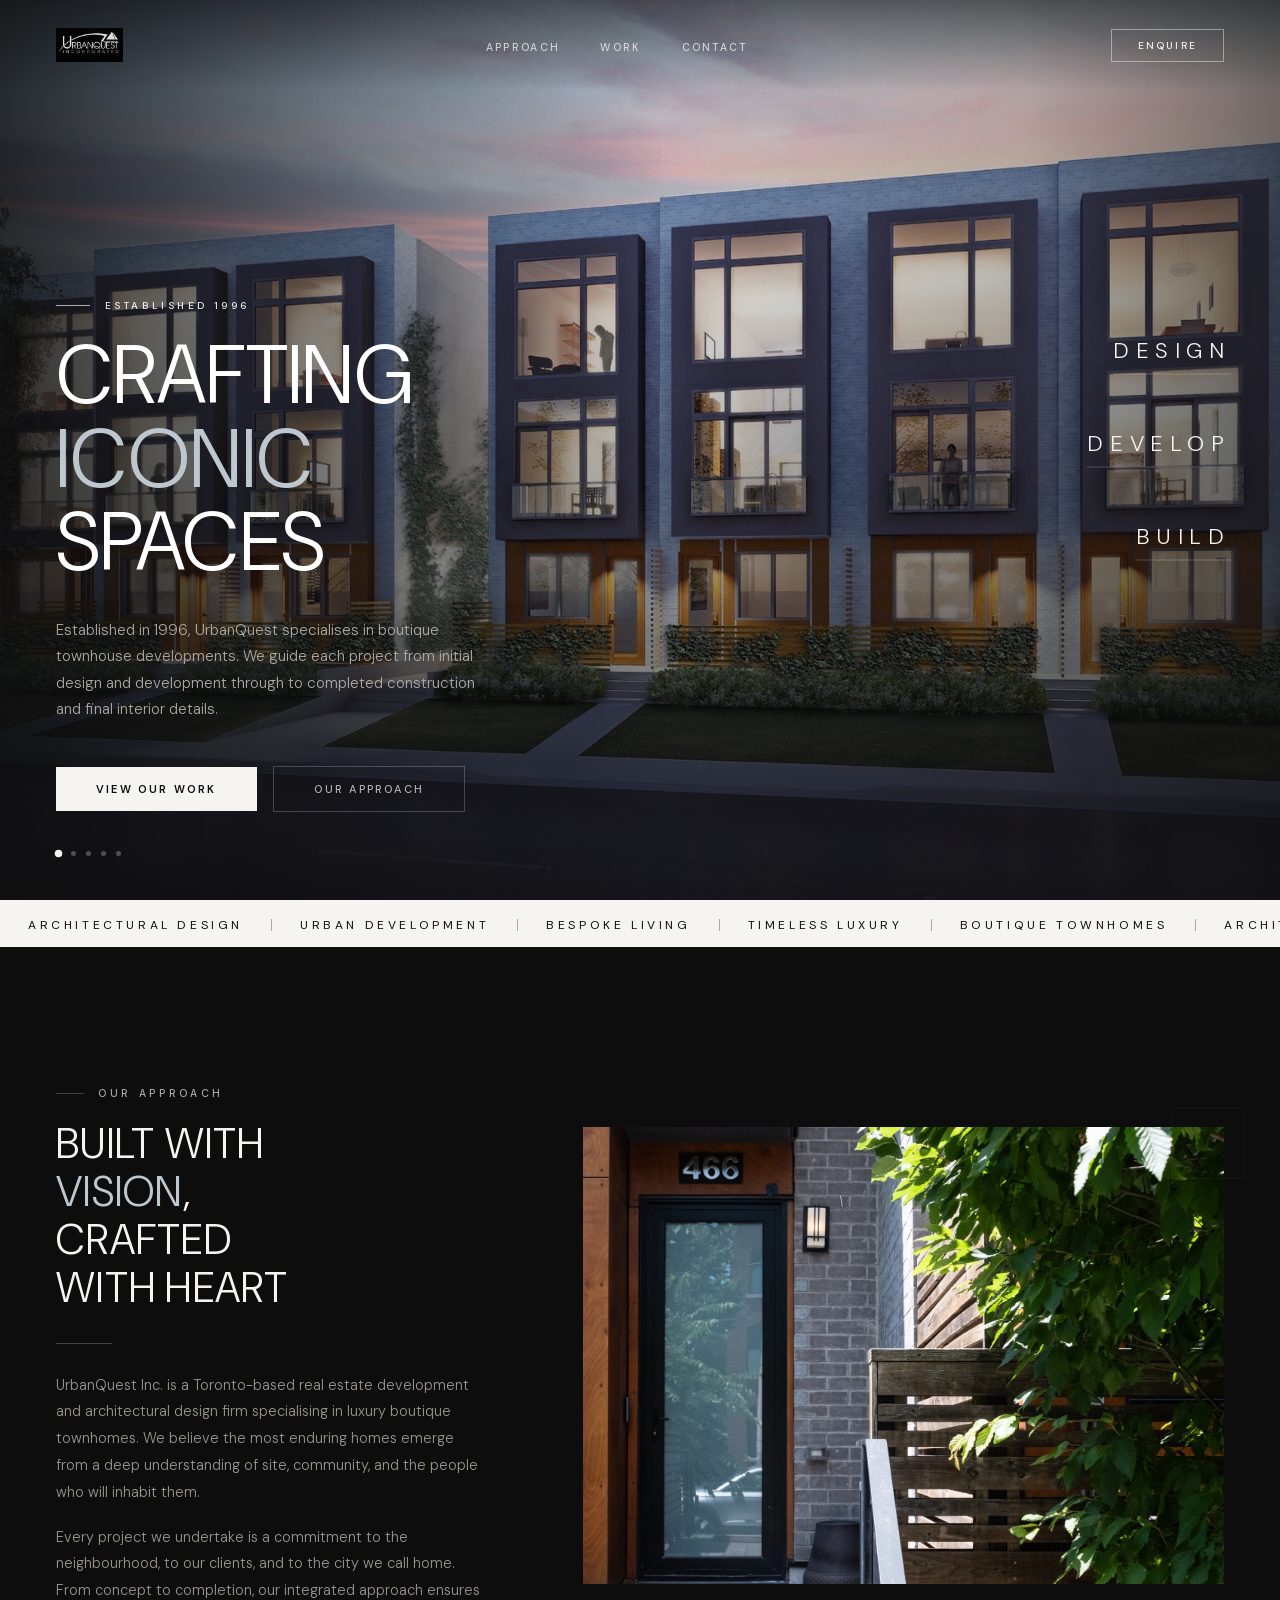
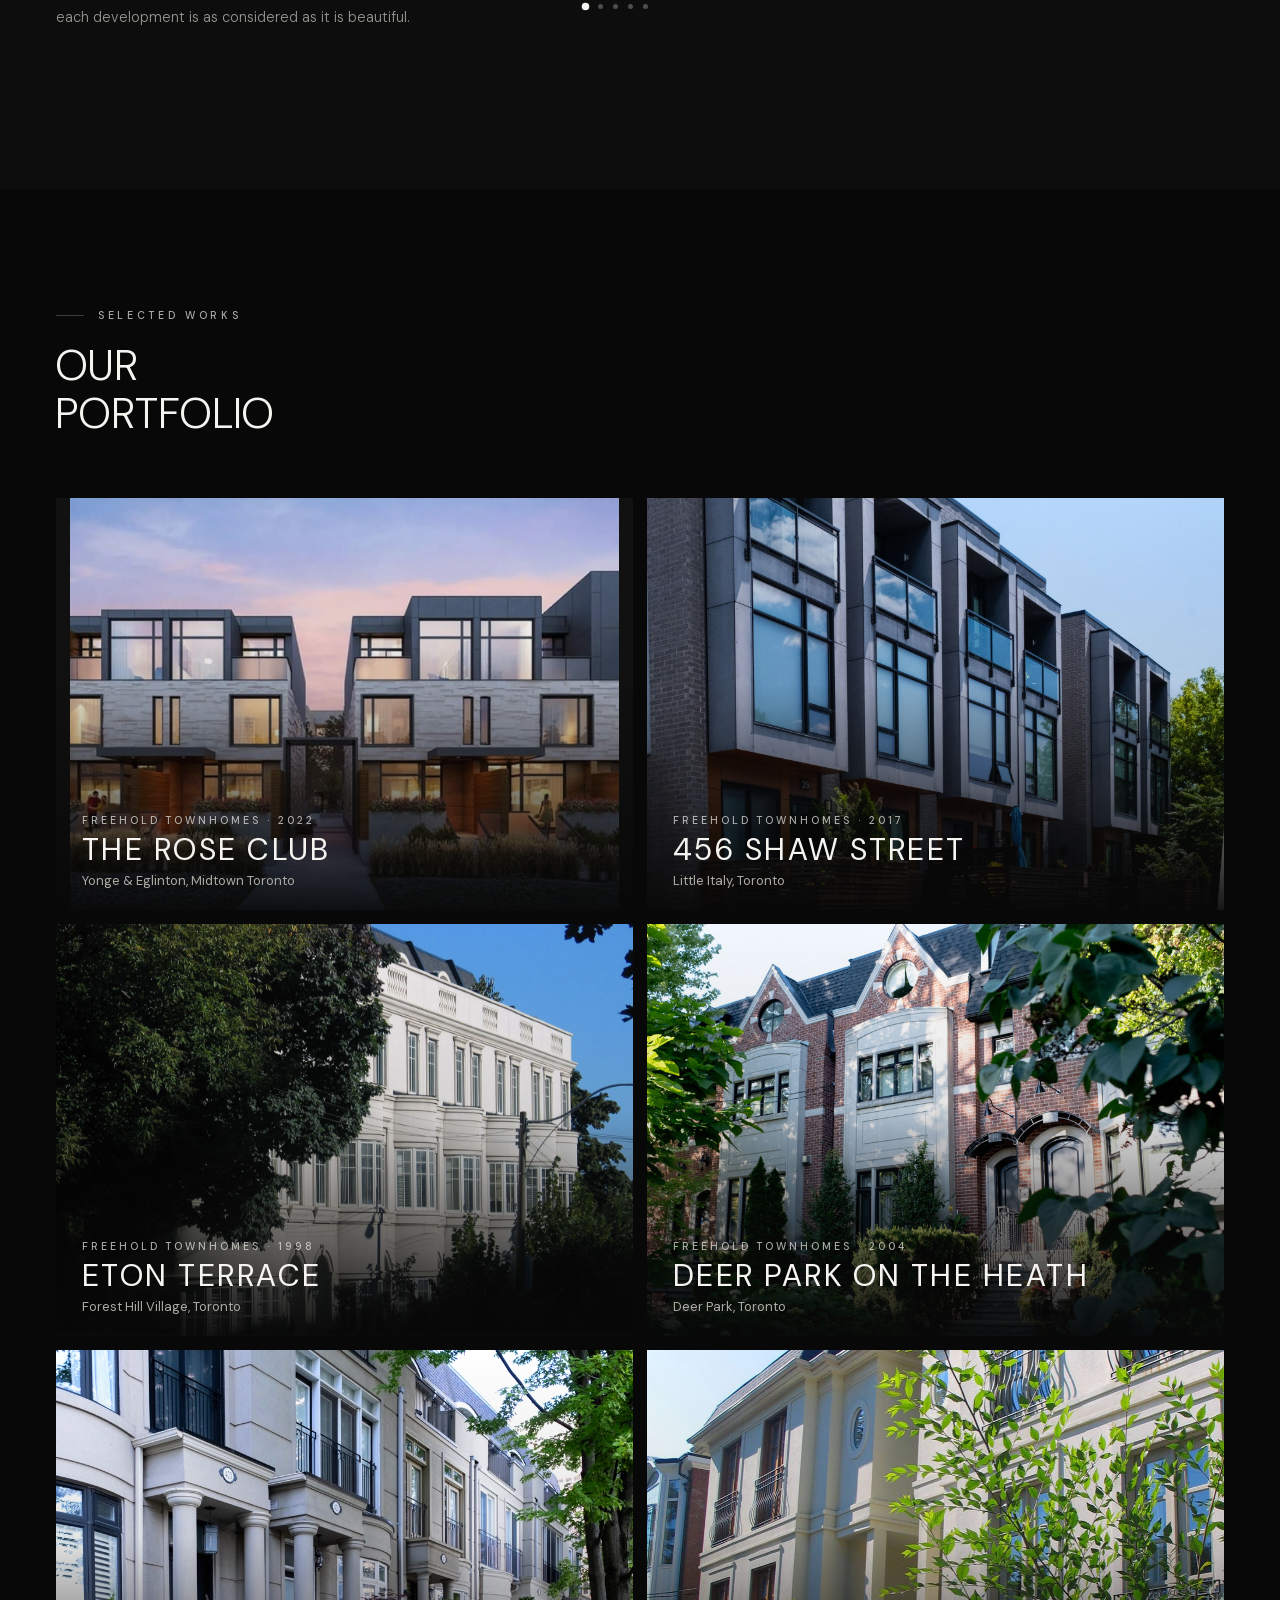
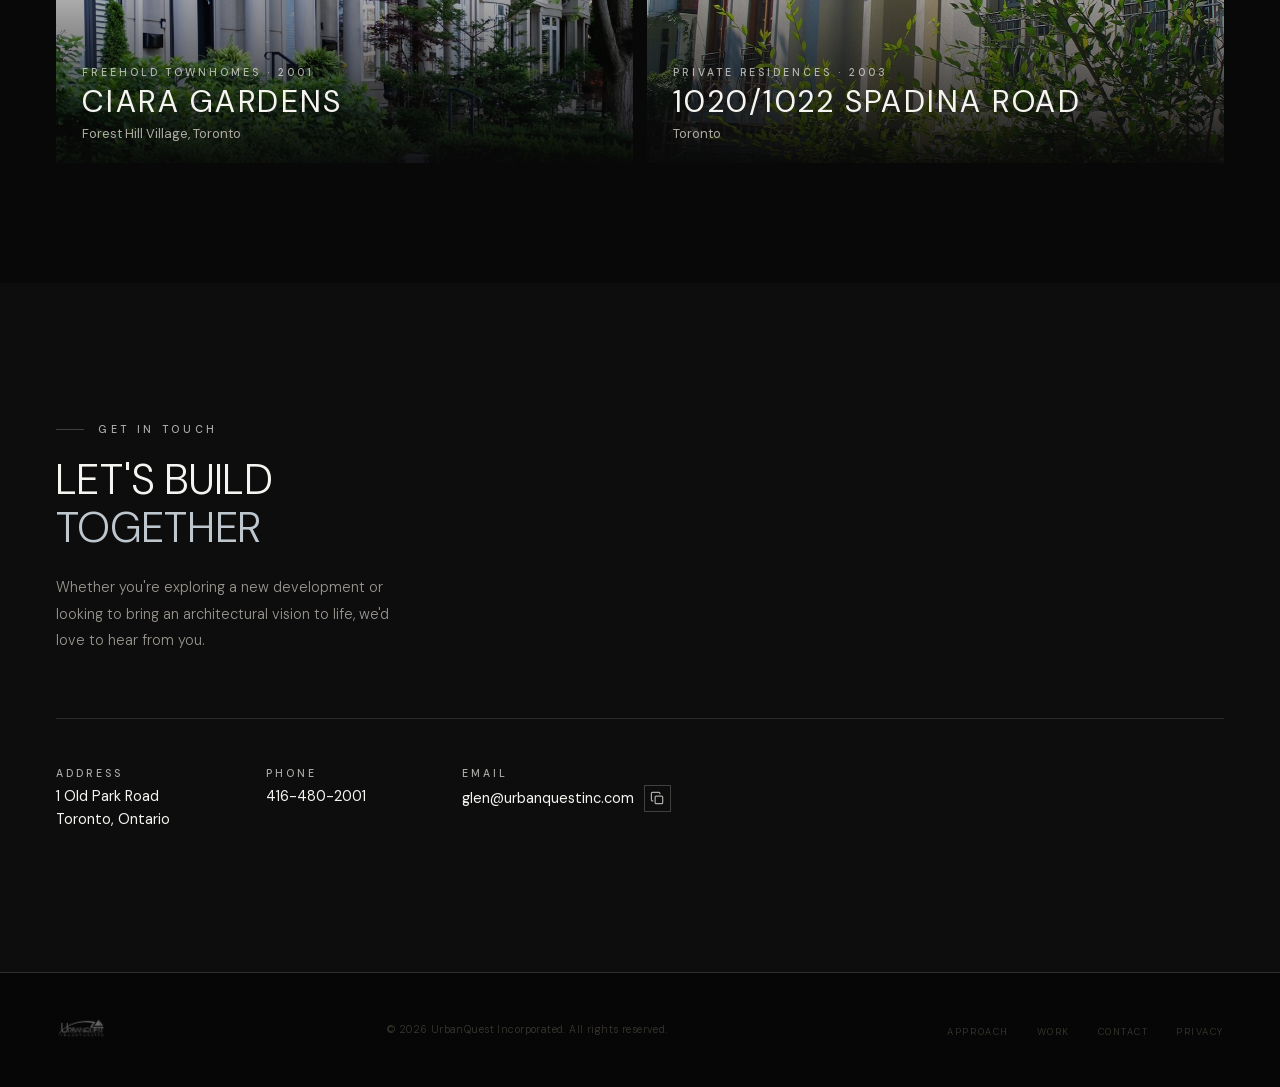
<file: index.html>
<!DOCTYPE html>
<html lang="en">
<head>
  <meta charset="UTF-8">
  <meta name="viewport" content="width=device-width, initial-scale=1.0">
  <meta name="description" content="UrbanQuest Inc. is a Toronto-based real estate development and architectural design firm specialising in luxury boutique townhomes.">
  <meta name="theme-color" content="#0D0D0D">

  <title>UrbanQuest Inc. | Architectural Development, Toronto</title>

  <!-- Square crop of the logo. logo.png is 413×210, which browsers squash to
       fit a square favicon slot; favicon.png is the mark padded to 1:1. -->
  <link rel="icon" href="assets/img/favicon.png">
  <link rel="preload" href="assets/fonts/dm-sans-latin.woff2" as="font" type="font/woff2" crossorigin>
  <!-- The ?v= on this and the two scripts below is a one-time cache flush.
       Browsers that loaded the site before .claude/serve.py started sending
       `no-store` are holding stale copies and will not revalidate them; a
       changed URL is the only way to replace those entries. serve.py keeps
       everything fresh from here on, so these can be dropped once no one is
       running an old cache. Bump the number if it ever happens again. -->
  <link rel="stylesheet" href="styles.css?v=2">
</head>
<body>

  <a href="#main" class="skip-link">Skip to content</a>

  <!-- ── NAV ── -->
  <nav id="mainNav">
    <a href="#hero" class="nav-logo" aria-label="UrbanQuest Inc., home">
      <img src="assets/img/logo.png" alt="UrbanQuest Inc.">
    </a>

    <ul class="nav-links" id="navLinks">
      <li><a href="#about">Approach</a></li>
      <li><a href="#portfolio">Work</a></li>
      <li><a href="#contact">Contact</a></li>
      <li class="nav-links-cta"><a href="#contact">Enquire</a></li>
    </ul>

    <button class="nav-cta" id="navEnquire">Enquire</button>

    <button class="nav-toggle" id="navToggle" aria-label="Open menu" aria-expanded="false" aria-controls="navLinks">
      <span></span><span></span><span></span>
    </button>
  </nav>

  <main id="main">

    <!-- ── HERO ── -->
    <section id="hero">
      <!-- Slides are rendered from HERO_IMAGES in projects.js -->
      <div class="hero-slides" id="heroSlides"></div>
      <div class="hero-overlay"></div>

      <div class="hero-content">
        <div class="hero-established">Established 1996</div>
        <h1 class="hero-title">CRAFTING<br><span>ICONIC</span><br>SPACES</h1>
        <p class="hero-subtitle">Established in 1996, UrbanQuest specialises in boutique townhouse developments. We guide each project from initial design and development through to completed construction and final interior details.</p>
        <div class="hero-actions">
          <button class="btn-primary" id="heroWorkBtn">View our work</button>
          <a href="#about" class="btn-ghost">Our approach</a>
        </div>
      </div>

      <!-- Replaces the old three-figure KPI block. Those numbers were never
           verified; this states what the firm does instead of claiming scale. -->
      <div class="hero-discipline" id="heroDiscipline">
        <span>Design</span><span>Develop</span><span>Build</span>
      </div>

      <!-- Dots are rendered alongside the slides, from HERO_IMAGES -->
      <div class="hero-dots" id="heroDots" role="tablist" aria-label="Hero images"></div>

    </section>

    <!-- ── MARQUEE ── -->
    <div class="marquee-strip" aria-hidden="true">
      <div class="marquee-inner" id="marqueeInner"></div>
    </div>

    <!-- ── ABOUT ── -->
    <div class="about-outer">
      <section id="about">
        <div class="about-left">
          <div class="section-label reveal">Our approach</div>
          <h2 class="about-heading reveal d1">BUILT WITH<br><em>VISION</em>,<br>CRAFTED<br>WITH HEART</h2>
          <div class="about-divider reveal d2"></div>
          <p class="about-body reveal d2">UrbanQuest Inc. is a Toronto-based real estate development and architectural design firm specialising in luxury boutique townhomes. We believe the most enduring homes emerge from a deep understanding of site, community, and the people who will inhabit them.</p>
          <p class="about-body reveal d3">Every project we undertake is a commitment to the neighbourhood, to our clients, and to the city we call home. From concept to completion, our integrated approach ensures each development is as considered as it is beautiful.</p>
        </div>
        <div class="about-right reveal-right">
          <!-- Slides come from APPROACH_IMAGES in projects.js, which is kept
               disjoint from HERO_IMAGES so the two slideshows never show the
               same frame. -->
          <div class="about-slides" id="aboutSlides"></div>
          <!-- Dots are rendered alongside the slides, from APPROACH_IMAGES -->
          <div class="about-dots" id="aboutDots" role="tablist" aria-label="Approach images"></div>
          <div class="about-geo" aria-hidden="true"></div>
        </div>
      </section>
    </div>

    <!-- ── PORTFOLIO ── -->
    <section id="portfolio">
      <div class="portfolio-header">
        <div>
          <div class="section-label reveal">Selected works</div>
          <h2 class="portfolio-heading reveal d1">OUR<br>PORTFOLIO</h2>
        </div>
      </div>
      <div class="portfolio-grid" id="portfolioGrid"></div>
    </section>

    <!-- ── CONTACT ── -->
    <div class="contact-outer">
      <section id="contact">
        <div class="contact-left">
          <div class="section-label reveal">Get in touch</div>
          <h2 class="contact-heading reveal d1">LET'S BUILD<br><em>TOGETHER</em></h2>
          <div class="contact-intro">
            <p class="contact-body reveal d2">Whether you're exploring a new development or looking to bring an architectural vision to life, we'd love to hear from you.</p>
          </div>
          <div class="contact-details">
            <div class="contact-item reveal d2">
              <span class="contact-item-label">Address</span>
              <span class="contact-item-value">1 Old Park Road<br>Toronto, Ontario</span>
            </div>
            <div class="contact-item reveal d3">
              <span class="contact-item-label">Phone</span>
              <span class="contact-item-value"><a href="tel:+14164802001">416-480-2001</a></span>
            </div>
            <div class="contact-item reveal d3">
              <span class="contact-item-label">Email</span>
              <span class="contact-item-value contact-email">
                <a href="mailto:glen@urbanquestinc.com" id="contactEmail">glen@urbanquestinc.com</a>
                <button type="button" class="copy-btn" id="copyEmailBtn" aria-label="Copy email address">
                  <svg width="15" height="15" viewBox="0 0 16 16" fill="none" stroke="currentColor" stroke-width="1.3" aria-hidden="true">
                    <rect x="5.5" y="5.5" width="8" height="8" rx="1"/>
                    <path d="M10.5 3.5v-1a1 1 0 0 0-1-1h-7a1 1 0 0 0-1 1v7a1 1 0 0 0 1 1h1"/>
                  </svg>
                </button>
                <!-- Filled and shown by app.js, then faded out. role="status"
                     so the confirmation is announced, not just seen. -->
                <span class="copy-toast" id="copyToast" role="status" aria-live="polite"></span>
              </span>
            </div>
          </div>
        </div>

      </section>
    </div>

  </main>

  <!-- ── FOOTER ── -->
  <footer>
    <div class="footer-logo"><img src="assets/img/logo.png" alt="UrbanQuest Inc." loading="lazy"></div>
    <span class="footer-copy">© 2026 UrbanQuest Incorporated. All rights reserved.</span>
    <ul class="footer-links">
      <li><a href="#about">Approach</a></li>
      <li><a href="#portfolio">Work</a></li>
      <li><a href="#contact">Contact</a></li>
      <li><a href="#">Privacy</a></li>
    </ul>
  </footer>

  <!-- ── PROJECT OVERLAY ── -->
  <div class="overlay-backdrop" id="overlay" role="dialog" aria-modal="true" aria-labelledby="overlayTitle" hidden>
    <div class="overlay-inner">
      <div class="overlay-img-pane" id="overlayImgPane">
        <button class="carousel-arrow carousel-prev" id="carouselPrev" aria-label="Previous image">
          <svg width="16" height="16" viewBox="0 0 16 16" fill="none" stroke="currentColor" stroke-width="1.5"><polyline points="10,2 4,8 10,14"/></svg>
        </button>
        <button class="carousel-arrow carousel-next" id="carouselNext" aria-label="Next image">
          <svg width="16" height="16" viewBox="0 0 16 16" fill="none" stroke="currentColor" stroke-width="1.5"><polyline points="6,2 12,8 6,14"/></svg>
        </button>
        <div class="carousel-counter" id="carouselCounter">
          <span id="carouselCurrent">01</span>
          <span class="carousel-counter-divider"></span>
          <span id="carouselTotal">01</span>
        </div>
        <div class="carousel-dots" id="carouselDots"></div>
      </div>

      <div class="overlay-content-pane">
        <div class="overlay-tag" id="overlayTag"></div>
        <h2 class="overlay-title" id="overlayTitle"></h2>
        <div class="overlay-location" id="overlayLocation"></div>
        <p class="overlay-desc" id="overlayDesc"></p>
        <div class="overlay-specs">
          <div><div class="spec-label">Residences</div><div class="spec-value" id="specHomes"></div></div>
          <!-- Status carries no label: the value ("Sold-out") reads as a
               statement on its own, and the label added nothing. -->
          <div><div class="spec-value" id="specStatus"></div></div>
          <div><div class="spec-label">Construction completed</div><div class="spec-value" id="specYear"></div></div>
        </div>
      </div>
    </div>
    <button class="overlay-close" id="overlayClose" aria-label="Close project">✕</button>
  </div>

  <script src="projects.js?v=2"></script>
  <script src="app.js?v=2"></script>
</body>
</html>
</file>
<file: styles.css>
/* ═══════════════════════════════════════════════════════════════════════════
   UrbanQuest Inc. — stylesheet
   Layout is fluid down to 320px. Breakpoints: 1200 / 1024 / 768 / 560.
   ═══════════════════════════════════════════════════════════════════════════ */

/* ── FONTS ── */
/* DM Sans ships as a variable font — one file covers weights 300–600. */
@font-face {
    font-family: 'DM Sans';
    font-style: normal;
    font-weight: 300 600;
    font-display: swap;
    src: url('assets/fonts/dm-sans-latin.woff2') format('woff2');
    unicode-range: U+0000-00FF, U+0131, U+0152-0153, U+02BB-02BC, U+02C6, U+02DA, U+02DC, U+0304, U+0308, U+0329, U+2000-206F, U+20AC, U+2122, U+2191, U+2193, U+2212, U+2215, U+FEFF, U+FFFD;
}
@font-face {
    font-family: 'DM Sans';
    font-style: normal;
    font-weight: 300 600;
    font-display: swap;
    src: url('assets/fonts/dm-sans-latin-ext.woff2') format('woff2');
    unicode-range: U+0100-02BA, U+02BD-02C5, U+02C7-02CC, U+02CE-02D7, U+02DD-02FF, U+0304, U+0308, U+0329, U+1D00-1DBF, U+1E00-1E9F, U+1EF2-1EFF, U+2020, U+20A0-20AB, U+20AD-20C0, U+2113, U+2C60-2C7F, U+A720-A7FF;
}
@font-face {
    font-family: 'DM Sans';
    font-style: italic;
    font-weight: 300 600;
    font-display: swap;
    src: url('assets/fonts/dm-sans-italic-latin.woff2') format('woff2');
    unicode-range: U+0000-00FF, U+0131, U+0152-0153, U+02BB-02BC, U+02C6, U+02DA, U+02DC, U+0304, U+0308, U+0329, U+2000-206F, U+20AC, U+2122, U+2191, U+2193, U+2212, U+2215, U+FEFF, U+FFFD;
}
@font-face {
    font-family: 'DM Sans';
    font-style: italic;
    font-weight: 300 600;
    font-display: swap;
    src: url('assets/fonts/dm-sans-italic-latin-ext.woff2') format('woff2');
    unicode-range: U+0100-02BA, U+02BD-02C5, U+02C7-02CC, U+02CE-02D7, U+02DD-02FF, U+0304, U+0308, U+0329, U+1D00-1DBF, U+1E00-1E9F, U+1EF2-1EFF, U+2020, U+20A0-20AB, U+20AD-20C0, U+2113, U+2C60-2C7F, U+A720-A7FF;
}

/* ── TOKENS ── */
:root {
    --black: #0d0d0d;
    --black-deep: #080808;
    --white: #f5f4f0;

    /* ── The slate accent is reserved for ICONIC ──
       #9ba4ad is a cool blue-grey; --white is a warm off-white. Used broadly,
       the two hues read as a third colour fighting the black-and-white scheme.
       So the slate now appears in exactly one place — the ICONIC line in the
       hero — where it earns its keep as a deliberate accent.

       Everywhere else, tonal steps of --white do the job the slate used to do.
       They carry the same hierarchy without introducing a competing hue.
       Do not reach for --accent when you want "a grey"; reach for these. */
    --accent: #9ba4ad;
    --accent-light: #bec6ce;

    --label: rgba(245, 244, 240, 0.68); /* micro-labels, tags, eyebrows */
    --label-dim: rgba(245, 244, 240, 0.42); /* tertiary text */
    --rule: rgba(245, 244, 240, 0.22); /* hairlines, dividers, borders */
    --rule-soft: rgba(245, 244, 240, 0.12); /* barely-there edges */

    --mid-grey: #4a4a4a;
    --light-grey: #aeaaa4;
    --body-grey: #9a9690;
    --faint: #3a3830;
    --border: rgba(245, 244, 240, 0.16);

    /* Display and body are the same family, separated by weight, size, and
       tracking rather than by typeface. Bebas Neue was condensed and heavy —
       the client read it as brutalist. DM Sans at 300 with open letter-spacing
       keeps the modern, clean register but sits lighter and more architectural.
       It is a variable font (300-600), already self-hosted, so the lighter
       display weight costs no extra request. */
    --font-display: 'DM Sans', 'Helvetica Neue', Helvetica, Arial, sans-serif;
    --font-body: 'DM Sans', -apple-system, BlinkMacSystemFont, sans-serif;

    /* Single knob for horizontal rhythm — every section inherits it. */
    --gutter: 56px;
    --maxw: 1400px;
}

/* ── RESET ── */
*,
*::before,
*::after {
    box-sizing: border-box;
    margin: 0;
    padding: 0;
}

html {
    scroll-behavior: smooth;
    -webkit-text-size-adjust: 100%;
    /* Keeps anchor targets clear of the fixed nav instead of under it. */
    scroll-padding-top: 96px;
}

body {
    background: var(--black);
    color: var(--white);
    font-family: var(--font-body);
    font-weight: 300;
    overflow-x: hidden;
}

img {
    max-width: 100%;
}

::selection {
    background: var(--white);
    color: var(--black);
}

::-webkit-scrollbar {
    width: 3px;
}
::-webkit-scrollbar-track {
    background: var(--black);
}
::-webkit-scrollbar-thumb {
    background: var(--rule);
    border-radius: 2px;
}

:focus-visible {
    outline: 2px solid var(--white);
    outline-offset: 3px;
}

.skip-link {
    position: absolute;
    top: -60px;
    left: 16px;
    z-index: 300;
    background: var(--white);
    color: var(--black);
    padding: 10px 20px;
    font-size: 11px;
    letter-spacing: 0.2em;
    text-transform: uppercase;
    text-decoration: none;
    transition: top 0.2s;
}
.skip-link:focus {
    top: 16px;
}

/* ── NAV ── */
nav {
    position: fixed;
    top: 0;
    left: 0;
    right: 0;
    z-index: 100;
    display: flex;
    align-items: center;
    justify-content: space-between;
    padding: 28px var(--gutter);
    transition: background 0.4s, padding 0.4s, border-color 0.4s;
    border-bottom: 1px solid transparent;
}
/* Every background treatment for the nav lives on this pseudo-element, never on
   <nav> itself. `backdrop-filter` on an element makes it a containing block for
   its position:fixed descendants — putting it on <nav> would trap the mobile
   drawer inside the 80px bar instead of letting it cover the viewport.
   The gradient also keeps the nav legible over bright hero skies before the
   scrolled state takes over. */
nav::before {
    content: '';
    position: absolute;
    inset: 0;
    background: linear-gradient(to bottom, rgba(13, 13, 13, 0.55), transparent);
    pointer-events: none;
    z-index: -1;
    transition: background 0.4s, backdrop-filter 0.4s;
}
nav.scrolled::before {
    background: rgba(13, 13, 13, 0.94);
    backdrop-filter: blur(16px);
}
nav.scrolled {
    padding: 18px var(--gutter);
    border-bottom-color: var(--border);
}

.nav-logo {
    display: block;
    line-height: 0;
    position: relative;
}
/* Hover: the mark grows a touch while a white stroke draws itself around it —
   two L-shaped halves, each running its width first and its height second, so
   they travel in opposite directions and meet at the remaining corners.
   The 0.22s delay on `height` is what sequences it; drop it and the box just
   scales open. */
.nav-logo::before,
.nav-logo::after {
    content: '';
    position: absolute;
    width: 0;
    height: 0;
    pointer-events: none;
    /* At zero size the two 1px borders still paint — they showed as a pair of
       dots at opposite corners of the mark. Held at opacity 0 until hover so
       nothing is visible until the stroke actually draws. */
    opacity: 0;
    transition: width 0.22s ease, height 0.22s ease 0.22s, opacity 0.12s ease 0.1s;
}
.nav-logo::before {
    top: -9px;
    left: -9px;
    border-top: 1px solid var(--white);
    border-left: 1px solid var(--white);
}
.nav-logo::after {
    right: -9px;
    bottom: -9px;
    border-right: 1px solid var(--white);
    border-bottom: 1px solid var(--white);
}
.nav-logo:hover::before,
.nav-logo:hover::after {
    width: calc(100% + 18px);
    height: calc(100% + 18px);
    opacity: 1;
    /* No delay on the way in, so the stroke is visible as it draws. */
    transition: width 0.22s ease, height 0.22s ease 0.22s, opacity 0.1s ease;
}
/* The logo ships as black artwork on an opaque white background (no alpha).
   invert() flips it to white-on-black, then `screen` drops the black to
   transparent — giving a clean knockout mark without re-cutting the asset. */
.nav-logo img {
    height: 34px;
    filter: invert(1);
    mix-blend-mode: screen;
    /* Must stay `center`. The stroke rectangle is drawn from the anchor box,
       which `transform` does not resize — so scaling from `left center` grew
       the mark rightward only and left it sitting off-centre inside the box.
       Scaling about the centre keeps the two concentric. */
    transform-origin: center;
    transition: transform 0.35s cubic-bezier(0.25, 0.46, 0.45, 0.94);
}
.nav-logo:hover img {
    transform: scale(1.07);
}

.nav-links {
    display: flex;
    gap: 40px;
    list-style: none;
}
.nav-links a {
    color: rgba(245, 244, 240, 0.75);
    text-decoration: none;
    font-size: clamp(10.5px, 0.78vw, 13px);
    letter-spacing: 0.22em;
    text-transform: uppercase;
    font-weight: 500;
    transition: color 0.2s;
    position: relative;
}
.nav-links a::after {
    content: '';
    position: absolute;
    bottom: -4px;
    left: 0;
    right: 0;
    height: 1px;
    background: var(--white);
    transform: scaleX(0);
    transform-origin: left;
    transition: transform 0.3s;
}
.nav-links a:hover {
    color: var(--white);
}
.nav-links a:hover::after {
    transform: scaleX(1);
}
/* Shown only inside the mobile drawer. */
.nav-links-cta {
    display: none;
}

.nav-cta {
    background: transparent;
    border: 1px solid rgba(245, 244, 240, 0.45);
    color: var(--white);
    padding: 9px 26px;
    font-family: var(--font-body);
    font-size: 10px;
    letter-spacing: 0.22em;
    text-transform: uppercase;
    font-weight: 500;
    cursor: pointer;
    transition: background 0.25s, color 0.25s, border-color 0.25s;
}
.nav-cta:hover {
    background: var(--white);
    color: var(--black);
    border-color: var(--white);
}

/* Hamburger — hidden until the links collapse at 900px. */
.nav-toggle {
    display: none;
    flex-direction: column;
    justify-content: center;
    gap: 5px;
    width: 44px;
    height: 44px;
    background: none;
    border: none;
    cursor: pointer;
    padding: 0;
    z-index: 110;
}
.nav-toggle span {
    display: block;
    width: 24px;
    height: 1.5px;
    background: var(--white);
    margin-left: auto;
    margin-right: auto;
    transition: transform 0.3s, opacity 0.2s;
}
.nav-toggle[aria-expanded='true'] span:nth-child(1) {
    transform: translateY(6.5px) rotate(45deg);
}
.nav-toggle[aria-expanded='true'] span:nth-child(2) {
    opacity: 0;
}
.nav-toggle[aria-expanded='true'] span:nth-child(3) {
    transform: translateY(-6.5px) rotate(-45deg);
}

/* ── HERO ── */
#hero {
    height: 100svh;
    min-height: 620px;
    position: relative;
    display: flex;
    align-items: flex-end;
    overflow: hidden;
}

.hero-slides {
    position: absolute;
    inset: 0;
}
/* The slow push-in is a *transition* on transform, not a keyframe animation
   scoped to .active. As an animation it only existed while the class was set,
   so the moment a slide lost .active its transform snapped from wherever the
   zoom had reached back to none — a visible jump underneath the cross-fade.
   As a transition the scale simply eases back out while the slide fades, which
   is imperceptible.

   The fade is deliberately long relative to the 5.5s cycle: at this length the
   two frames genuinely dissolve rather than cutting. */
.hero-slide {
    position: absolute;
    inset: 0;
    background-size: cover;
    background-position: center 30%;
    opacity: 0;
    transform: scale(1.06);
    transition: opacity 2.2s cubic-bezier(0.4, 0, 0.2, 1), transform 9s ease-out;
}
.hero-slide.active {
    opacity: 1;
    transform: scale(1);
}

.hero-overlay {
    position: absolute;
    inset: 0;
    /* Tuned for photography, not renders. The real shots are bright daylight
       exteriors — pale stucco and blown-out sky — so the eyebrow, the accent
       line of the title, and the hero stats all need more scrim than the
       original AI renders did. Lighten these values and the top of the hero
       loses its text. */
    background:
        /* Edge scrim. All hero text is edge-aligned — copy left, stats right —
           and it sits high enough that the vertical gradient below is still
           thin there. This darkens both margins and leaves the centre of the
           photograph open. */
        linear-gradient(to right, rgba(13, 13, 13, 0.8) 0%, rgba(13, 13, 13, 0.3) 30%, rgba(13, 13, 13, 0) 52%, rgba(13, 13, 13, 0.2) 80%, rgba(13, 13, 13, 0.55) 100%),
        linear-gradient(to top, rgba(13, 13, 13, 0.82) 0%, rgba(13, 13, 13, 0.36) 38%, rgba(13, 13, 13, 0.12) 70%, rgba(13, 13, 13, 0.08) 100%);
}

.hero-content {
    position: relative;
    z-index: 2;
    padding: 0 var(--gutter) 88px;
    max-width: var(--maxw);
    width: 100%;
}
/* Sizes here are set for DM Sans, which is far wider than the condensed face
   this replaced — the same pixel value would run a third wider on the page. */
.hero-title {
    font-family: var(--font-display);
    font-size: clamp(40px, 6.4vw, 96px);
    font-weight: 300;
    line-height: 1.02;
    letter-spacing: 0.005em;
    color: #fff;
    margin-bottom: 32px;
}
.hero-title span {
    color: var(--accent-light);
}
.hero-subtitle {
    font-size: clamp(15px, 1.12vw, 18px);
    font-weight: 300;
    color: var(--light-grey);
    max-width: 440px;
    line-height: 1.75;
    margin-bottom: 44px;
}
.hero-actions {
    display: flex;
    gap: 16px;
    align-items: center;
    flex-wrap: wrap;
}

.btn-primary {
    background: var(--white);
    color: var(--black);
    border: none;
    padding: 15px 40px;
    font-family: var(--font-body);
    font-size: 11px;
    letter-spacing: 0.2em;
    text-transform: uppercase;
    font-weight: 600;
    cursor: pointer;
    transition: background 0.25s, transform 0.2s;
}
.btn-primary:hover {
    background: #ffffff;
    transform: translateY(-2px);
}
.btn-ghost {
    background: transparent;
    color: rgba(245, 244, 240, 0.7);
    border: 1px solid rgba(245, 244, 240, 0.22);
    padding: 15px 40px;
    font-family: var(--font-body);
    font-size: 11px;
    letter-spacing: 0.2em;
    text-transform: uppercase;
    font-weight: 500;
    cursor: pointer;
    transition: border-color 0.25s, color 0.25s;
    text-decoration: none;
    display: inline-block;
}
.btn-ghost:hover {
    border-color: var(--white);
    color: var(--white);
}

/* Sits above the hero title. Deliberately quiet — it dates the practice
   without competing with the display type underneath. */
.hero-established {
    font-size: 10px;
    letter-spacing: 0.34em;
    text-transform: uppercase;
    color: var(--white);
    font-weight: 500;
    margin-bottom: 22px;
    display: flex;
    align-items: center;
    gap: 15px;
}
.hero-established::before {
    content: '';
    display: block;
    width: 34px;
    height: 1px;
    background: var(--label);
    flex: none;
}

/* Replaces the old KPI column in the same slot on the right rail. Three words
   rather than three figures, so nothing here needs verifying. */
.hero-discipline {
    position: absolute;
    top: 50%;
    right: var(--gutter);
    transform: translateY(-50%);
    z-index: 2;
    display: flex;
    flex-direction: column;
    align-items: flex-end;
    gap: 58px;
    transition: opacity 0.3s;
}
/* Each word sits on its own hairline. The rule is the full width of the word
   plus its padding, so the three stack into a small ruled column. */
.hero-discipline span {
    font-family: var(--font-display);
    font-size: 22px;
    font-weight: 300;
    line-height: 1;
    letter-spacing: 0.3em;
    /* Tracking adds a trailing gap after the last letter; pull it back so the
       text sits flush with the right edge of its rule. */
    margin-right: -0.3em;
    text-transform: uppercase;
    color: var(--white);
    display: block;
    text-align: right;
    padding-bottom: 12px;
    border-bottom: 1px solid var(--rule);
}

.hero-dots {
    position: absolute;
    bottom: 44px;
    left: var(--gutter);
    z-index: 3;
    display: flex;
    gap: 10px;
    align-items: center;
}
.hero-dot {
    width: 5px;
    height: 5px;
    border-radius: 50%;
    background: rgba(245, 244, 240, 0.28);
    border: none;
    padding: 0;
    cursor: pointer;
    position: relative;
    transition: background 0.3s, transform 0.3s;
}
/* A 5px target is too small to hit reliably, which made the dots read as
   decoration rather than a control. This grows the clickable area to roughly
   23x15 without changing the dot's size or the spacing between them. Applied
   to both slideshows so they behave identically.

   The horizontal inset is half the 10px gap on purpose: any wider and
   neighbouring targets overlap, so a click in the gap would land on whichever
   dot happens to come later in the DOM rather than the nearer one. */
.hero-dot::before,
.about-dot::before {
    content: '';
    position: absolute;
    inset: -9px -5px;
}
.hero-dot.active {
    background: var(--white);
    transform: scale(1.5);
}

/* ── SHARED ── */
.section-label {
    font-size: clamp(10.5px, 0.78vw, 13px);
    letter-spacing: 0.35em;
    text-transform: uppercase;
    color: var(--label);
    font-weight: 500;
    display: flex;
    align-items: center;
    gap: 14px;
    margin-bottom: 20px;
}
.section-label::before {
    content: '';
    display: block;
    width: 28px;
    height: 1px;
    background: var(--rule);
    flex: none;
}

/* ── MARQUEE ── */
.marquee-strip {
    background: var(--white);
    padding: 13px 0;
    overflow: hidden;
    white-space: nowrap;
}
.marquee-inner {
    display: inline-block;
    animation: marquee 24s linear infinite;
}
.marquee-item {
    font-family: var(--font-display);
    font-size: 12px;
    font-weight: 400;
    letter-spacing: 0.3em;
    color: var(--black);
    padding: 0 28px;
}
/* A drawn hairline, not a glyph. The diamond this replaced was the only
   ornamental mark on the site; a thin vertical rule matches the hairlines
   already used for the discipline rail, the about divider, and the nav edge.
   Sized in em so it tracks the marquee's own font-size across breakpoints. */
.marquee-dot {
    display: inline-block;
    width: 1px;
    height: 12px;
    /* Sits the rule on the cap-height of the words beside it rather than on
       the baseline. */
    vertical-align: -0.1em;
    background: rgba(13, 13, 13, 0.32);
}
@keyframes marquee {
    0% {
        transform: translateX(0);
    }
    100% {
        transform: translateX(-50%);
    }
}

/* ── ABOUT ── */
.about-outer {
    background: var(--black);
}
/* Both columns are centred on the same axis: `align-items: center` balances
   them vertically, and the text column is a centred block of its own so the
   copy sits against the image rather than drifting to the far left of a
   half-width column. `justify-items` keeps the pair centred in the grid. */
/* Text holds the left gutter, image holds the right, and the space between
   them is the gap plus whatever the copy does not use. The two are no longer
   centred against each other on purpose: the run of white space through the
   middle is what separates the reading column from the photography. */
#about {
    padding: 140px var(--gutter);
    display: grid;
    grid-template-columns: minmax(0, 0.8fr) minmax(0, 1.2fr);
    gap: 100px;
    align-items: center;
    max-width: var(--maxw);
    margin: 0 auto;
}
.about-left {
    width: 100%;
    max-width: 440px;
    justify-self: start;
}
.about-heading {
    font-family: var(--font-display);
    font-size: clamp(32px, 3.3vw, 54px);
    font-weight: 300;
    line-height: 1.14;
    letter-spacing: 0.03em;
    color: var(--white);
    margin-bottom: 30px;
}
.about-heading em {
    color: var(--accent-light);
    font-style: normal;
}
.about-body {
    font-size: clamp(14.5px, 1.08vw, 17.5px);
    line-height: 1.85;
    color: var(--body-grey);
    font-weight: 300;
    margin-bottom: 18px;
    max-width: 430px;
}
.about-divider {
    width: 56px;
    height: 1px;
    background: var(--rule);
    margin: 28px 0;
    opacity: 0.6;
}
.about-right {
    position: relative;
    width: 100%;
    justify-self: end;
}
/* Slides stack on top of each other, so the wrapper carries the box and the
   images fill it absolutely. 3:2 because every frame in APPROACH_IMAGES is a
   ~1.5 landscape: at 1:1 they were cropped hard at the sides, and the strip of
   bright pavement left along the bottom edge read as a pale line against the
   black page.

   7/5 rather than a true 3/2: the three elevations are ~1.5 and the Shaw entry
   detail is 1.33, so this sits between them and no frame loses more than about
   5% to the crop. */
.about-slides {
    position: relative;
    width: 100%;
    aspect-ratio: 7/5;
    overflow: hidden;
}
.about-slide {
    position: absolute;
    inset: 0;
    width: 100%;
    height: 100%;
    object-fit: cover;
    display: block;
    opacity: 0;
    /* Matched to the hero's dissolve so the two slideshows read as one system. */
    transition: opacity 2s cubic-bezier(0.4, 0, 0.2, 1);
}
.about-slide.active {
    opacity: 1;
}
/* Same dots as the hero, sat under the frame rather than over it — the
   photography here runs edge to edge and an overlaid control would land on
   the image itself. */
.about-dots {
    display: flex;
    gap: 10px;
    align-items: center;
    margin-top: 20px;
}
.about-dot {
    width: 5px;
    height: 5px;
    border-radius: 50%;
    background: rgba(245, 244, 240, 0.28);
    border: none;
    padding: 0;
    cursor: pointer;
    position: relative;
    transition: background 0.3s, transform 0.3s;
}
.about-dot.active {
    background: var(--white);
    transform: scale(1.5);
}
.about-geo {
    position: absolute;
    top: -20px;
    right: -20px;
    width: 72px;
    height: 72px;
    border: 1px solid var(--rule-soft);
    opacity: 0.3;
}

/* ── PORTFOLIO ── */
#portfolio {
    padding: 120px var(--gutter);
    background: var(--black-deep);
}
.portfolio-header {
    display: flex;
    align-items: flex-end;
    justify-content: space-between;
    gap: 32px;
    margin: 0 auto 60px;
    max-width: var(--maxw);
}
.portfolio-heading {
    font-family: var(--font-display);
    font-size: clamp(32px, 3.3vw, 54px);
    font-weight: 300;
    line-height: 1.14;
    letter-spacing: 0.03em;
}
.portfolio-grid {
    display: grid;
    grid-template-columns: repeat(12, 1fr);
    gap: 14px;
    max-width: var(--maxw);
    margin: 0 auto;
}

/* Three rows of two. Every card is span 6 on the 12-column grid, so the
   earlier nth-child(1)/(2) override is redundant but harmless. Aspect ratios
   rather than fixed pixel heights, so the composition survives every
   viewport width. */
.proj-card {
    position: relative;
    overflow: hidden;
    cursor: pointer;
    background: #111;
    grid-column: span 6;
    aspect-ratio: 7/5;
    border: none;
    padding: 0;
    text-align: left;
    font-family: inherit;
    color: inherit;
}
.proj-card:nth-child(1),
.proj-card:nth-child(2) {
    grid-column: span 6;
    aspect-ratio: 7/5;
}
.proj-card-img {
    width: 100%;
    height: 100%;
    display: block;
    object-fit: cover;
    transition: transform 0.75s cubic-bezier(0.25, 0.46, 0.45, 0.94);
}
.proj-card:hover .proj-card-img,
.proj-card:focus-visible .proj-card-img {
    transform: scale(1.05);
}
.proj-card-overlay {
    position: absolute;
    inset: 0;
    background: linear-gradient(to top, rgba(8, 8, 8, 0.94) 0%, rgba(8, 8, 8, 0.1) 55%, transparent 100%);
    transition: opacity 0.4s;
}
/* The card is a <button>, so its inner nodes are spans — restore block flow. */
.proj-card-overlay,
.proj-card-info,
.proj-tag,
.proj-name,
.proj-location {
    display: block;
}

.proj-card-info {
    position: absolute;
    bottom: 0;
    left: 0;
    right: 0;
    padding: 26px;
    transform: translateY(5px);
    transition: transform 0.4s;
}
.proj-card:hover .proj-card-info,
.proj-card:focus-visible .proj-card-info {
    transform: translateY(0);
}
.proj-tag {
    font-size: clamp(10.5px, 0.78vw, 13px);
    letter-spacing: 0.28em;
    text-transform: uppercase;
    color: var(--label);
    font-weight: 500;
    margin-bottom: 7px;
}
/* One fluid size for every card, wide or narrow — 34px on a full desktop
   down to 26px on tablet/mobile. Deliberately not split per card: the grid
   already signals hierarchy through card size, so the names read as one
   consistent set instead of two tiers. */
.proj-name {
    font-family: var(--font-display);
    font-size: clamp(26px, 2.4vw, 34px);
    font-weight: 400;
    letter-spacing: 0.08em;
    color: var(--white);
    margin-bottom: 5px;
    line-height: 1.1;
}
.proj-location {
    font-size: clamp(13px, 0.95vw, 15.5px);
    color: var(--light-grey);
    font-weight: 400;
}
.proj-arrow {
    position: absolute;
    top: 24px;
    right: 24px;
    width: 38px;
    height: 38px;
    color: var(--white);
    border: 1px solid var(--rule);
    display: flex;
    align-items: center;
    justify-content: center;
    opacity: 0;
    transform: translate(8px, -8px);
    transition: opacity 0.35s, transform 0.35s;
}
.proj-card:hover .proj-arrow,
.proj-card:focus-visible .proj-arrow {
    opacity: 1;
    transform: translate(0, 0);
}

/* ── CONTACT ── */
.contact-outer {
    background: var(--black);
}
/* Single column since the enquiry form was removed. */
#contact {
    padding: 140px var(--gutter);
    max-width: var(--maxw);
    margin: 0 auto;
}
/* The intro is capped for a readable measure, but the details below run the
   full width as a row — left in a narrow column they read as the leftovers of
   the two-column layout the form used to complete. */
.contact-intro {
    max-width: 620px;
}
.contact-heading {
    font-family: var(--font-display);
    font-size: clamp(32px, 3.3vw, 54px);
    font-weight: 300;
    line-height: 1.14;
    letter-spacing: 0.03em;
    margin-bottom: 22px;
}
.contact-heading em {
    color: var(--accent-light);
    font-style: normal;
}
.contact-body {
    font-size: clamp(14.5px, 1.08vw, 17.5px);
    line-height: 1.85;
    color: var(--body-grey);
    font-weight: 300;
    margin-bottom: 44px;
    max-width: 360px;
}
.contact-details {
    display: flex;
    flex-wrap: wrap;
    gap: 56px 96px;
    margin-top: 64px;
    padding-top: 48px;
    border-top: 1px solid var(--rule-soft);
}
.contact-item {
    display: flex;
    flex-direction: column;
    gap: 5px;
}
.contact-item-label {
    font-size: clamp(10.5px, 0.78vw, 13px);
    letter-spacing: 0.28em;
    text-transform: uppercase;
    color: var(--label);
    font-weight: 500;
}
.contact-item-value {
    font-size: clamp(14.5px, 1.05vw, 17px);
    color: var(--white);
    font-weight: 400;
    line-height: 1.6;
}
.contact-item-value a {
    color: inherit;
    text-decoration: none;
    transition: color 0.2s;
}
.contact-item-value a:hover {
    color: var(--white);
}

/* ── COPY EMAIL ── */
.contact-email {
    display: flex;
    align-items: center;
    gap: 10px;
    /* Anchors the toast, which is positioned against this row. */
    position: relative;
}
.copy-btn {
    background: none;
    border: 1px solid var(--rule);
    padding: 5px;
    line-height: 0;
    color: var(--label);
    cursor: pointer;
    flex: none;
    transition: color 0.2s, border-color 0.2s;
}
.copy-btn:hover,
.copy-btn:focus-visible {
    color: var(--white);
    border-color: rgba(245, 244, 240, 0.45);
}
/* Sits beside the button and fades out on its own; `visibility` rides the
   same transition so a hidden toast cannot be read out or clicked. */
.copy-toast {
    font-size: 10px;
    letter-spacing: 0.18em;
    text-transform: uppercase;
    color: var(--label);
    white-space: nowrap;
    opacity: 0;
    visibility: hidden;
    transform: translateX(-4px);
    transition: opacity 0.45s ease, transform 0.45s ease, visibility 0s linear 0.45s;
}
.copy-toast.show {
    opacity: 1;
    visibility: visible;
    transform: translateX(0);
    transition: opacity 0.18s ease, transform 0.18s ease, visibility 0s;
}

/* ── FOOTER ── */
footer {
    background: #060606;
    border-top: 1px solid var(--border);
    padding: 44px var(--gutter);
    display: flex;
    align-items: center;
    justify-content: space-between;
    gap: 24px;
    flex-wrap: wrap;
}
.footer-logo {
    line-height: 0;
}
.footer-logo img {
    height: 26px;
    filter: invert(1);
    mix-blend-mode: screen;
    opacity: 0.45;
}
.footer-copy {
    font-size: clamp(10.5px, 0.78vw, 13px);
    color: var(--faint);
    letter-spacing: 0.04em;
}
.footer-links {
    display: flex;
    gap: 28px;
    list-style: none;
    flex-wrap: wrap;
}
.footer-links a {
    font-size: 9.5px;
    letter-spacing: 0.16em;
    text-transform: uppercase;
    color: var(--faint);
    text-decoration: none;
    transition: color 0.2s;
}
.footer-links a:hover {
    color: var(--white);
}

/* ── PROJECT OVERLAY ── */
.overlay-backdrop {
    position: fixed;
    inset: 0;
    background: rgba(6, 6, 6, 0.97);
    z-index: 200;
    display: flex;
    opacity: 0;
    pointer-events: none;
    transition: opacity 0.45s ease;
}
.overlay-backdrop[hidden] {
    display: none;
}
.overlay-backdrop.open {
    opacity: 1;
    pointer-events: all;
}
.overlay-inner {
    width: 100%;
    height: 100%;
    display: grid;
    grid-template-columns: 55% 45%;
    overflow: hidden;
}
.overlay-img-pane {
    position: relative;
    overflow: hidden;
    background: #050505;
}
.overlay-carousel-img {
    position: absolute;
    inset: 0;
    width: 100%;
    height: 100%;
    object-fit: cover;
    opacity: 0;
    transition: opacity 0.6s ease;
}
.overlay-carousel-img.active {
    opacity: 1;
}

/* Per-project colour correction, opt-in via `tone` in projects.js.
   The Chiara shoot came back cool and overcast and read as gloomy next to the
   other projects. Correcting in CSS rather than re-encoding keeps the files on
   disk untouched, so a properly graded set can drop in later and this comes
   straight back out. Keep it subtle — this is a lift, not a filter. */
.tone-warm {
    /* The sepia + hue-rotate this used to carry pulled everything toward
       yellow, which cancelled the blue now baked into the Chiara skies. Left
       as a plain brightness/saturation lift so the two corrections agree. */
    filter: brightness(1.05) saturate(1.12);
}
/* No box, no fill, no blur — just the mark itself.
   The arrow is near-black and fully opaque from the start: at lower opacity it
   vanished entirely on the darker frames. What keeps a black glyph readable on
   a dark photograph is the black edge below, not a panel behind it.

   The four drop-shadows are offsets at zero blur, one per direction, which
   traces a hard outline around the glyph rather than the soft halo this used
   to have. They are declared at low alpha rather than omitted so the hover
   state interpolates — a filter list can only animate into another list with
   the same number of entries; going from `none` would snap. */
.carousel-arrow {
    position: absolute;
    top: 50%;
    transform: translateY(-50%);
    z-index: 4;
    width: 52px;
    height: 52px;
    background: none;
    border: none;
    padding: 0;
    color: var(--white);
    cursor: pointer;
    display: flex;
    align-items: center;
    justify-content: center;
    filter:
        drop-shadow(1px 0 0 rgba(8, 8, 8, 0.45))
        drop-shadow(-1px 0 0 rgba(8, 8, 8, 0.45))
        drop-shadow(0 1px 0 rgba(8, 8, 8, 0.45))
        drop-shadow(0 -1px 0 rgba(8, 8, 8, 0.45));
    transition: filter 0.28s ease, transform 0.25s ease;
}
.carousel-arrow svg {
    width: 26px;
    height: 26px;
    stroke-width: 2;
}
/* Hover thickens the outline to a full black stroke. */
.carousel-arrow:hover,
.carousel-arrow:focus-visible {
    filter:
        drop-shadow(1.5px 0 0 rgba(8, 8, 8, 0.95))
        drop-shadow(-1.5px 0 0 rgba(8, 8, 8, 0.95))
        drop-shadow(0 1.5px 0 rgba(8, 8, 8, 0.95))
        drop-shadow(0 -1.5px 0 rgba(8, 8, 8, 0.95));
}
.carousel-prev {
    left: 28px;
}
.carousel-next {
    right: 28px;
}
.carousel-prev:hover {
    transform: translateY(-50%) translateX(-2px);
}
.carousel-next:hover {
    transform: translateY(-50%) translateX(2px);
}
.carousel-counter {
    position: absolute;
    top: 32px;
    left: 32px;
    z-index: 4;
    display: flex;
    align-items: center;
    gap: 12px;
    font-family: var(--font-display);
    font-size: 13px;
    font-weight: 400;
    letter-spacing: 0.16em;
    color: var(--white);
    background: rgba(13, 13, 13, 0.4);
    backdrop-filter: blur(10px);
    padding: 7px 16px;
}
.carousel-counter-divider {
    width: 22px;
    height: 1px;
    background: rgba(245, 244, 240, 0.45);
}
.carousel-dots {
    position: absolute;
    bottom: 28px;
    left: 50%;
    transform: translateX(-50%);
    z-index: 4;
    display: flex;
    gap: 9px;
}
.carousel-dot {
    width: 7px;
    height: 7px;
    border-radius: 50%;
    background: rgba(245, 244, 240, 0.35);
    border: none;
    padding: 0;
    cursor: pointer;
    transition: background 0.3s, transform 0.3s;
}
.carousel-dot.active {
    background: var(--white);
    transform: scale(1.4);
}
/* A single-image project shows no chrome. */
.overlay-inner.single-image .carousel-arrow,
.overlay-inner.single-image .carousel-counter,
.overlay-inner.single-image .carousel-dots {
    display: none;
}

.overlay-content-pane {
    padding: 96px 60px;
    overflow-y: auto;
    display: flex;
    flex-direction: column;
    justify-content: center;
}
.overlay-close {
    position: fixed;
    top: 32px;
    right: 44px;
    z-index: 201;
    background: rgba(6, 6, 6, 0.6);
    border: 1px solid var(--rule);
    color: #8a8680;
    width: 46px;
    height: 46px;
    display: flex;
    align-items: center;
    justify-content: center;
    cursor: pointer;
    font-size: 17px;
    transition: border-color 0.2s, color 0.2s;
}
.overlay-close:hover {
    border-color: var(--white);
    color: var(--white);
}
.overlay-tag {
    font-size: clamp(10.5px, 0.78vw, 13px);
    letter-spacing: 0.32em;
    text-transform: uppercase;
    color: var(--label);
    margin-bottom: 14px;
}
.overlay-title {
    font-family: var(--font-display);
    font-size: clamp(26px, 2.7vw, 44px);
    font-weight: 300;
    line-height: 1.14;
    letter-spacing: 0.03em;
    color: var(--white);
    margin-bottom: 10px;
}
.overlay-location {
    font-size: 12.5px;
    color: var(--light-grey);
    margin-bottom: 36px;
    display: flex;
    align-items: center;
    gap: 10px;
}
.overlay-location::before {
    content: '';
    display: block;
    width: 18px;
    height: 1px;
    background: var(--rule);
    flex: none;
}
.overlay-desc {
    font-size: clamp(15px, 1.12vw, 18px);
    line-height: 1.85;
    color: #8a8680;
    font-weight: 300;
    margin-bottom: 44px;
}
.overlay-specs {
    display: grid;
    grid-template-columns: 1fr 1fr;
    gap: 22px;
    border-top: 1px solid var(--border);
    padding-top: 36px;
}
.spec-label {
    font-size: clamp(10.5px, 0.78vw, 13px);
    letter-spacing: 0.22em;
    text-transform: uppercase;
    color: var(--label);
    margin-bottom: 5px;
}
.spec-value {
    font-size: 17px;
    font-weight: 400;
    color: var(--white);
}
.spec-value small {
    font-size: 11px;
    color: var(--light-grey);
}

/* ── SCROLL REVEALS ── */
.reveal {
    opacity: 0;
    transform: translateY(28px);
    transition: opacity 0.85s cubic-bezier(0.25, 0.46, 0.45, 0.94), transform 0.85s cubic-bezier(0.25, 0.46, 0.45, 0.94);
}
.reveal.visible {
    opacity: 1;
    transform: translateY(0);
}
.reveal-left {
    opacity: 0;
    transform: translateX(-36px);
    transition: opacity 0.9s ease, transform 0.9s ease;
}
.reveal-left.visible {
    opacity: 1;
    transform: translateX(0);
}
.reveal-right {
    opacity: 0;
    transform: translateX(36px);
    transition: opacity 0.9s ease, transform 0.9s ease;
}
.reveal-right.visible {
    opacity: 1;
    transform: translateX(0);
}
.d1 {
    transition-delay: 0.12s;
}
.d2 {
    transition-delay: 0.25s;
}
.d3 {
    transition-delay: 0.4s;
}

/* ═══════════════════════════════════════════════════════════════════════════
   RESPONSIVE
   ═══════════════════════════════════════════════════════════════════════════ */

/* ── ≤1200px — tighten gutters, drop the hero stats panel ── */
@media (max-width: 1200px) {
    :root {
        --gutter: 40px;
    }
    #about {
        gap: 56px;
        padding: 110px var(--gutter);
    }
    #contact {
        padding: 110px var(--gutter);
    }
    /* The right rail would collide with the hero title once it narrows. */
    .hero-discipline {
        display: none !important;
    }
}

/* ── ≤1024px — portfolio to 2-up, overlay stacks ── */
@media (max-width: 1024px) {
    .proj-card,
    .proj-card:nth-child(1),
    .proj-card:nth-child(2) {
        grid-column: span 6;
        aspect-ratio: 3/2;
    }
    /* An odd final card runs full width rather than leaving a hole. */
    .proj-card:last-child:nth-child(odd) {
        grid-column: span 12;
        aspect-ratio: 2/1;
    }

    .overlay-inner {
        grid-template-columns: 1fr;
        grid-template-rows: 45vh 1fr;
        overflow-y: auto;
    }
    .overlay-content-pane {
        padding: 48px var(--gutter) 64px;
        justify-content: flex-start;
    }
    .overlay-close {
        top: 20px;
        right: 20px;
    }
    .carousel-counter {
        top: 20px;
        left: 20px;
    }
}

/* ── ≤900px — nav collapses to a drawer ── */
@media (max-width: 900px) {
    .nav-toggle {
        display: flex;
    }
    nav .nav-cta {
        display: none;
    }
    /* Keep the mark above the open drawer so branding never drops out. */
    .nav-logo {
        position: relative;
        z-index: 110;
    }

    .nav-links {
        position: fixed;
        inset: 0;
        flex-direction: column;
        align-items: center;
        justify-content: center;
        gap: 36px;
        /* Fully opaque — at 0.98 the page text behind stayed legible enough
           to compete with the menu items. */
        background: var(--black);
        opacity: 0;
        pointer-events: none;
        transition: opacity 0.35s ease;
    }
    .nav-links.open {
        opacity: 1;
        pointer-events: all;
    }
    .nav-links a {
        font-size: 15px;
        letter-spacing: 0.28em;
        color: var(--white);
    }
    .nav-links-cta {
        display: block;
        margin-top: 12px;
    }
    .nav-links-cta a {
        border: 1px solid rgba(245, 244, 240, 0.45);
        color: var(--white);
        padding: 14px 34px;
        font-size: 11px;
    }
    .nav-links-cta a::after {
        display: none;
    }
}

/* ── ≤768px — single column throughout ── */
@media (max-width: 768px) {
    :root {
        --gutter: 24px;
    }

    #hero {
        min-height: 560px;
    }
    .hero-content {
        padding: 0 var(--gutter) 96px;
    }
    .hero-subtitle {
        font-size: 14px;
        margin-bottom: 32px;
        /* On a phone the hero photo sits right behind this copy with no side
           column to fall back on, so the muted --light-grey blends into bright
           sky. Lift it toward white and add a soft scrim-shadow — contrast over
           any frame without touching the desktop treatment. */
        color: rgba(245, 244, 240, 0.92);
        text-shadow: 0 1px 12px rgba(13, 13, 13, 0.55);
    }
    .hero-dots {
        bottom: 32px;
    }

    #about {
        grid-template-columns: 1fr;
        gap: 64px;
        padding: 84px var(--gutter);
    }
    .about-body {
        max-width: none;
    }
    .about-right {
        margin-bottom: 28px;
    }
    .about-image-main {
        aspect-ratio: 3/4;
    }
    .about-geo {
        top: -12px;
        right: -8px;
        width: 52px;
        height: 52px;
    }

    #portfolio {
        padding: 84px var(--gutter);
    }
    .portfolio-header {
        flex-direction: column;
        align-items: flex-start;
        gap: 28px;
        margin-bottom: 40px;
    }
    .proj-card,
    .proj-card:nth-child(1),
    .proj-card:nth-child(2),
    .proj-card:last-child:nth-child(odd) {
        grid-column: span 12;
        aspect-ratio: 4/3;
    }
    .proj-card-info {
        padding: 20px;
    }
    /* Touch has no hover, so reveal the affordances by default. */
    .proj-card-info {
        transform: translateY(0);
    }

    #contact {
        padding: 84px var(--gutter);
    }
    .contact-body {
        max-width: none;
        margin-bottom: 32px;
    }

    .overlay-inner {
        grid-template-rows: 38vh 1fr;
    }
    .carousel-arrow {
        width: 44px;
        height: 44px;
    }
    .carousel-prev {
        left: 10px;
    }
    .carousel-next {
        right: 10px;
    }
    .overlay-specs {
        gap: 18px;
        padding-top: 28px;
    }

    footer {
        flex-direction: column;
        align-items: flex-start;
        gap: 20px;
        padding: 36px var(--gutter);
    }
}

/* ── ≤560px — smallest phones ── */
@media (max-width: 560px) {
    .hero-title {
        font-size: clamp(48px, 15vw, 76px);
    }
    .hero-actions {
        gap: 12px;
    }
    .hero-actions .btn-primary,
    .hero-actions .btn-ghost {
        flex: 1 1 100%;
        text-align: center;
        padding: 15px 24px;
    }


    .overlay-specs {
        grid-template-columns: 1fr;
    }
    .marquee-item {
        font-size: 12px;
        padding: 0 18px;
    }
}

/* ── MOTION / TOUCH ── */
@media (hover: none) {
    .proj-card-info {
        transform: translateY(0);
    }
    .proj-arrow {
        opacity: 0.7;
        transform: translate(0, 0);
    }
}

@media (prefers-reduced-motion: reduce) {
    html {
        scroll-behavior: auto;
    }
    *,
    *::before,
    *::after {
        animation-duration: 0.01ms !important;
        animation-iteration-count: 1 !important;
        transition-duration: 0.01ms !important;
    }
    .reveal,
    .reveal-left,
    .reveal-right {
        opacity: 1;
        transform: none;
    }
    /* The push-in is a transform transition now, not an animation, so it needs
       neutralising here rather than `animation: none`. */
    .hero-slide,
    .hero-slide.active {
        transform: none;
    }
}
</file>
